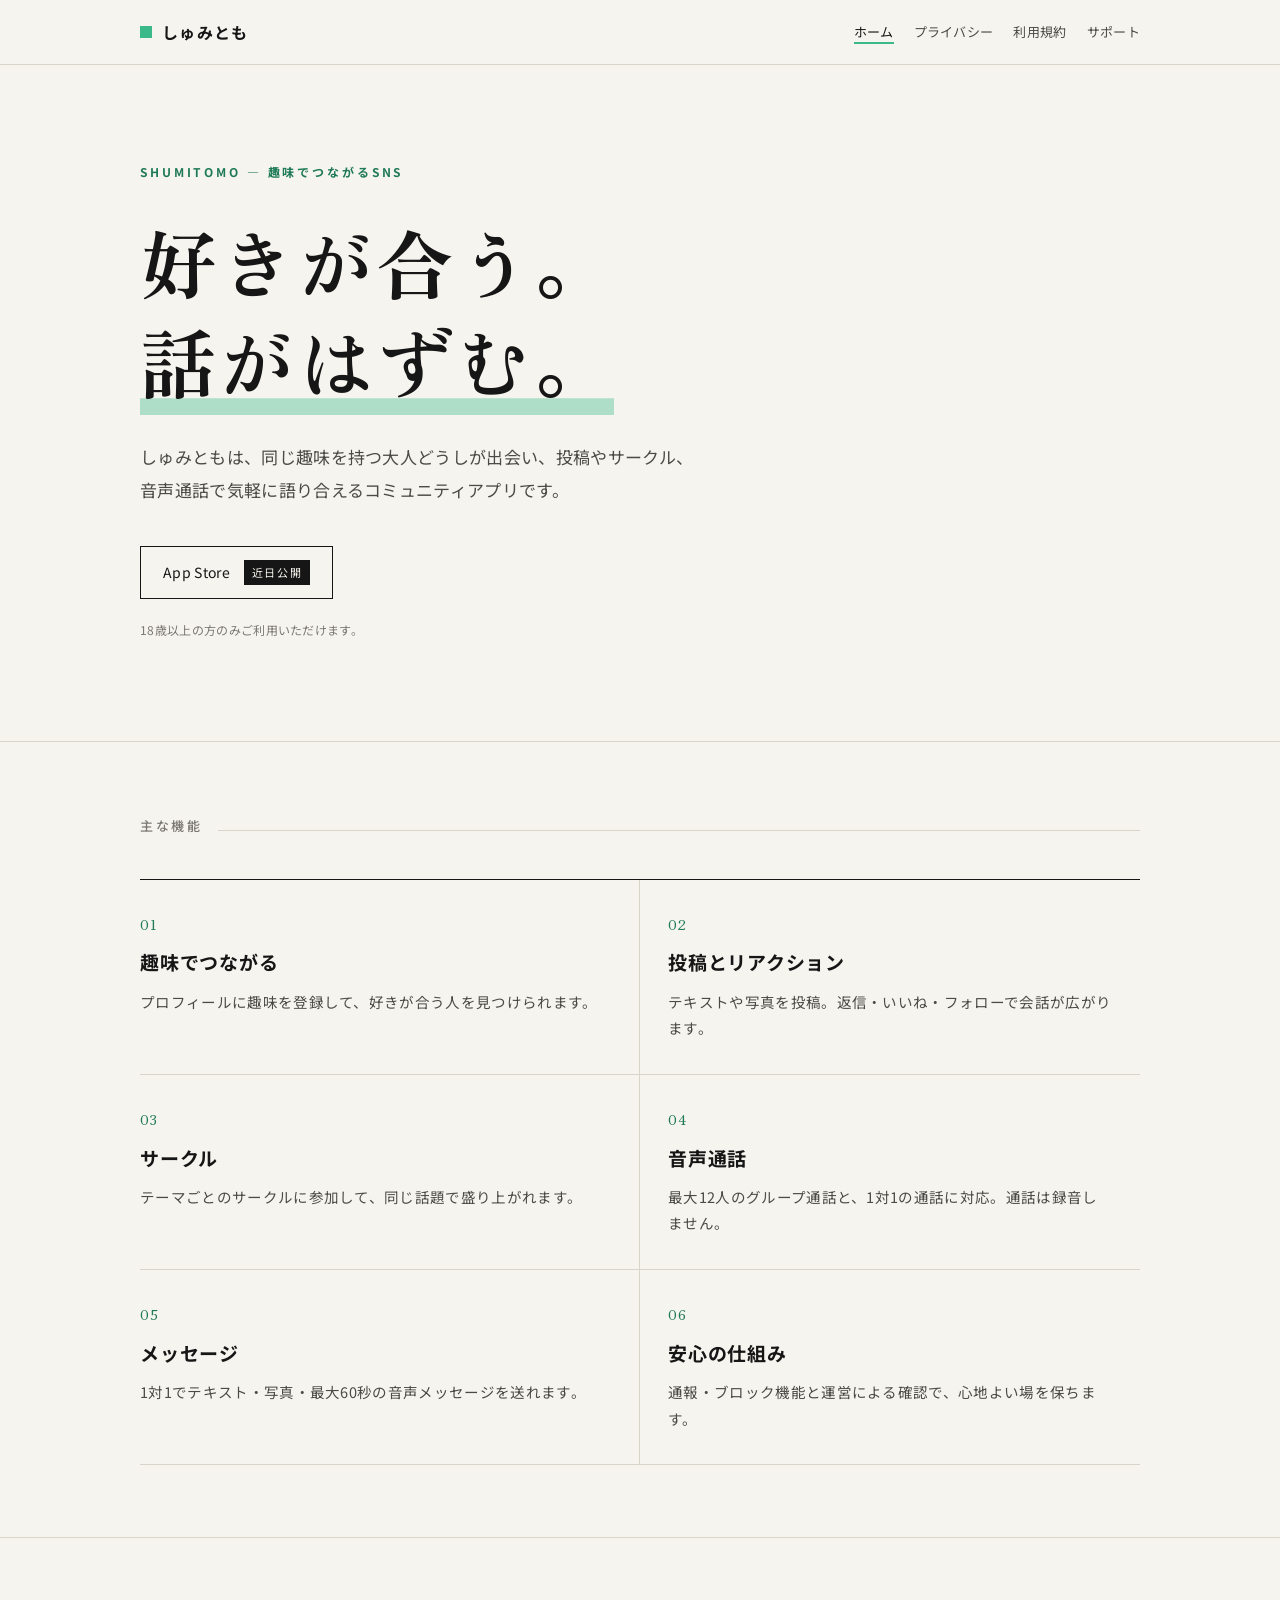
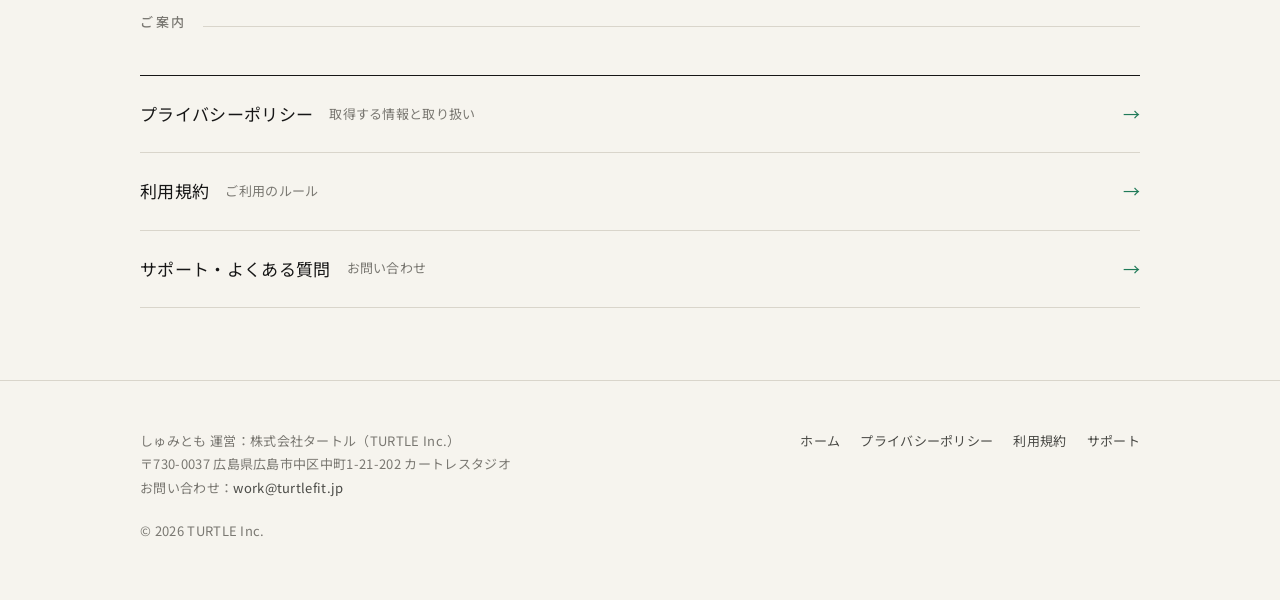
<file: index.html>
<!doctype html>
<html lang="ja">
<head>
<meta charset="utf-8">
<meta name="viewport" content="width=device-width,initial-scale=1">
<title>しゅみとも｜趣味でつながるSNS</title>
<meta name="description" content="しゅみともは、同じ趣味を持つ18歳以上の大人が投稿・サークル・音声通話でつながるコミュニティアプリです。">
<link rel="preconnect" href="https://fonts.googleapis.com">
<link rel="preconnect" href="https://fonts.gstatic.com" crossorigin>
<link href="https://fonts.googleapis.com/css2?family=Noto+Sans+JP:wght@400;500;700&family=Zen+Old+Mincho:wght@700&display=swap" rel="stylesheet">
<link rel="stylesheet" href="styles.css">
</head>
<body>
<header class="site-header">
  <div class="wrap">
    <a class="brand" href="index.html"><span class="brand-mark" aria-hidden="true"></span>しゅみとも</a>
    <nav class="nav" aria-label="サイト内">
      <a href="index.html" class="hide-sm" aria-current="page">ホーム</a>
      <a href="privacy.html">プライバシー</a>
      <a href="terms.html">利用規約</a>
      <a href="support.html">サポート</a>
    </nav>
  </div>
</header>
<main>
<section class="hero">
  <div class="wrap">
    <p class="eyebrow">SHUMITOMO — 趣味でつながるSNS</p>
    <h1>好きが合う。<br><em>話がはずむ。</em></h1>
    <p class="lead">しゅみともは、同じ趣味を持つ大人どうしが出会い、投稿やサークル、音声通話で気軽に語り合えるコミュニティアプリです。</p>
    <span class="store" aria-label="App Storeで近日公開">App Store <small>近日公開</small></span>
    <p class="note-18">18歳以上の方のみご利用いただけます。</p>
  </div>
</section>

<section class="section">
  <div class="wrap">
    <h2 class="section-title">主な機能</h2>
    <ul class="features">
      <li><span class="num">01</span><h3>趣味でつながる</h3><p>プロフィールに趣味を登録して、好きが合う人を見つけられます。</p></li>
      <li><span class="num">02</span><h3>投稿とリアクション</h3><p>テキストや写真を投稿。返信・いいね・フォローで会話が広がります。</p></li>
      <li><span class="num">03</span><h3>サークル</h3><p>テーマごとのサークルに参加して、同じ話題で盛り上がれます。</p></li>
      <li><span class="num">04</span><h3>音声通話</h3><p>最大12人のグループ通話と、1対1の通話に対応。通話は録音しません。</p></li>
      <li><span class="num">05</span><h3>メッセージ</h3><p>1対1でテキスト・写真・最大60秒の音声メッセージを送れます。</p></li>
      <li><span class="num">06</span><h3>安心の仕組み</h3><p>通報・ブロック機能と運営による確認で、心地よい場を保ちます。</p></li>
    </ul>
  </div>
</section>

<section class="section">
  <div class="wrap">
    <h2 class="section-title">ご案内</h2>
    <ul class="links">
      <li><a href="privacy.html">プライバシーポリシー <span>取得する情報と取り扱い</span></a></li>
      <li><a href="terms.html">利用規約 <span>ご利用のルール</span></a></li>
      <li><a href="support.html">サポート・よくある質問 <span>お問い合わせ</span></a></li>
    </ul>
  </div>
</section>
</main>
<footer class="site-footer">
  <div class="wrap">
    <address>
      しゅみとも 運営：株式会社タートル（TURTLE Inc.）<br>
      〒730-0037 広島県広島市中区中町1-21-202 カートレスタジオ<br>
      お問い合わせ：<a href="mailto:work@turtlefit.jp">work@turtlefit.jp</a>
    </address>
    <nav aria-label="フッター">
      <a href="index.html">ホーム</a>
      <a href="privacy.html">プライバシーポリシー</a>
      <a href="terms.html">利用規約</a>
      <a href="support.html">サポート</a>
    </nav>
  </div>
  <div class="wrap" style="margin-top:20px">&copy; 2026 TURTLE Inc.</div>
</footer>
</body>
</html>
</file>
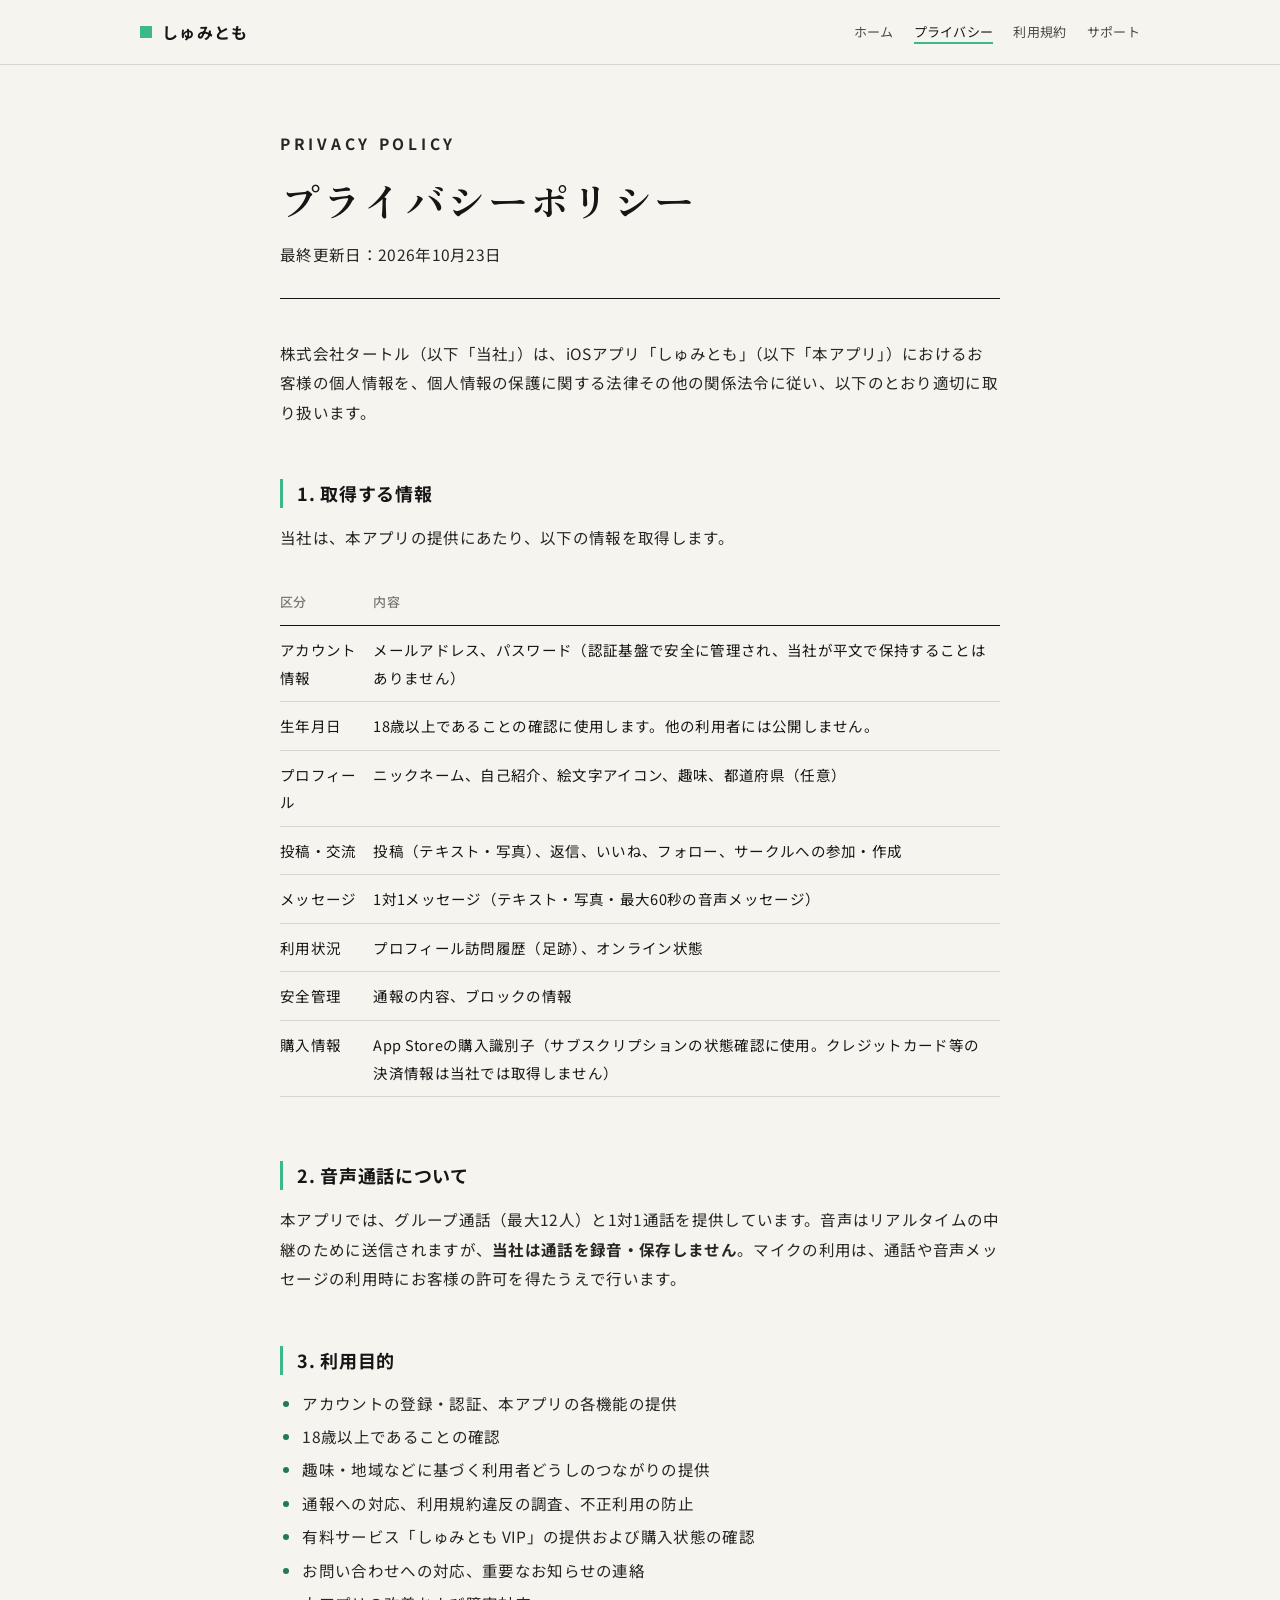
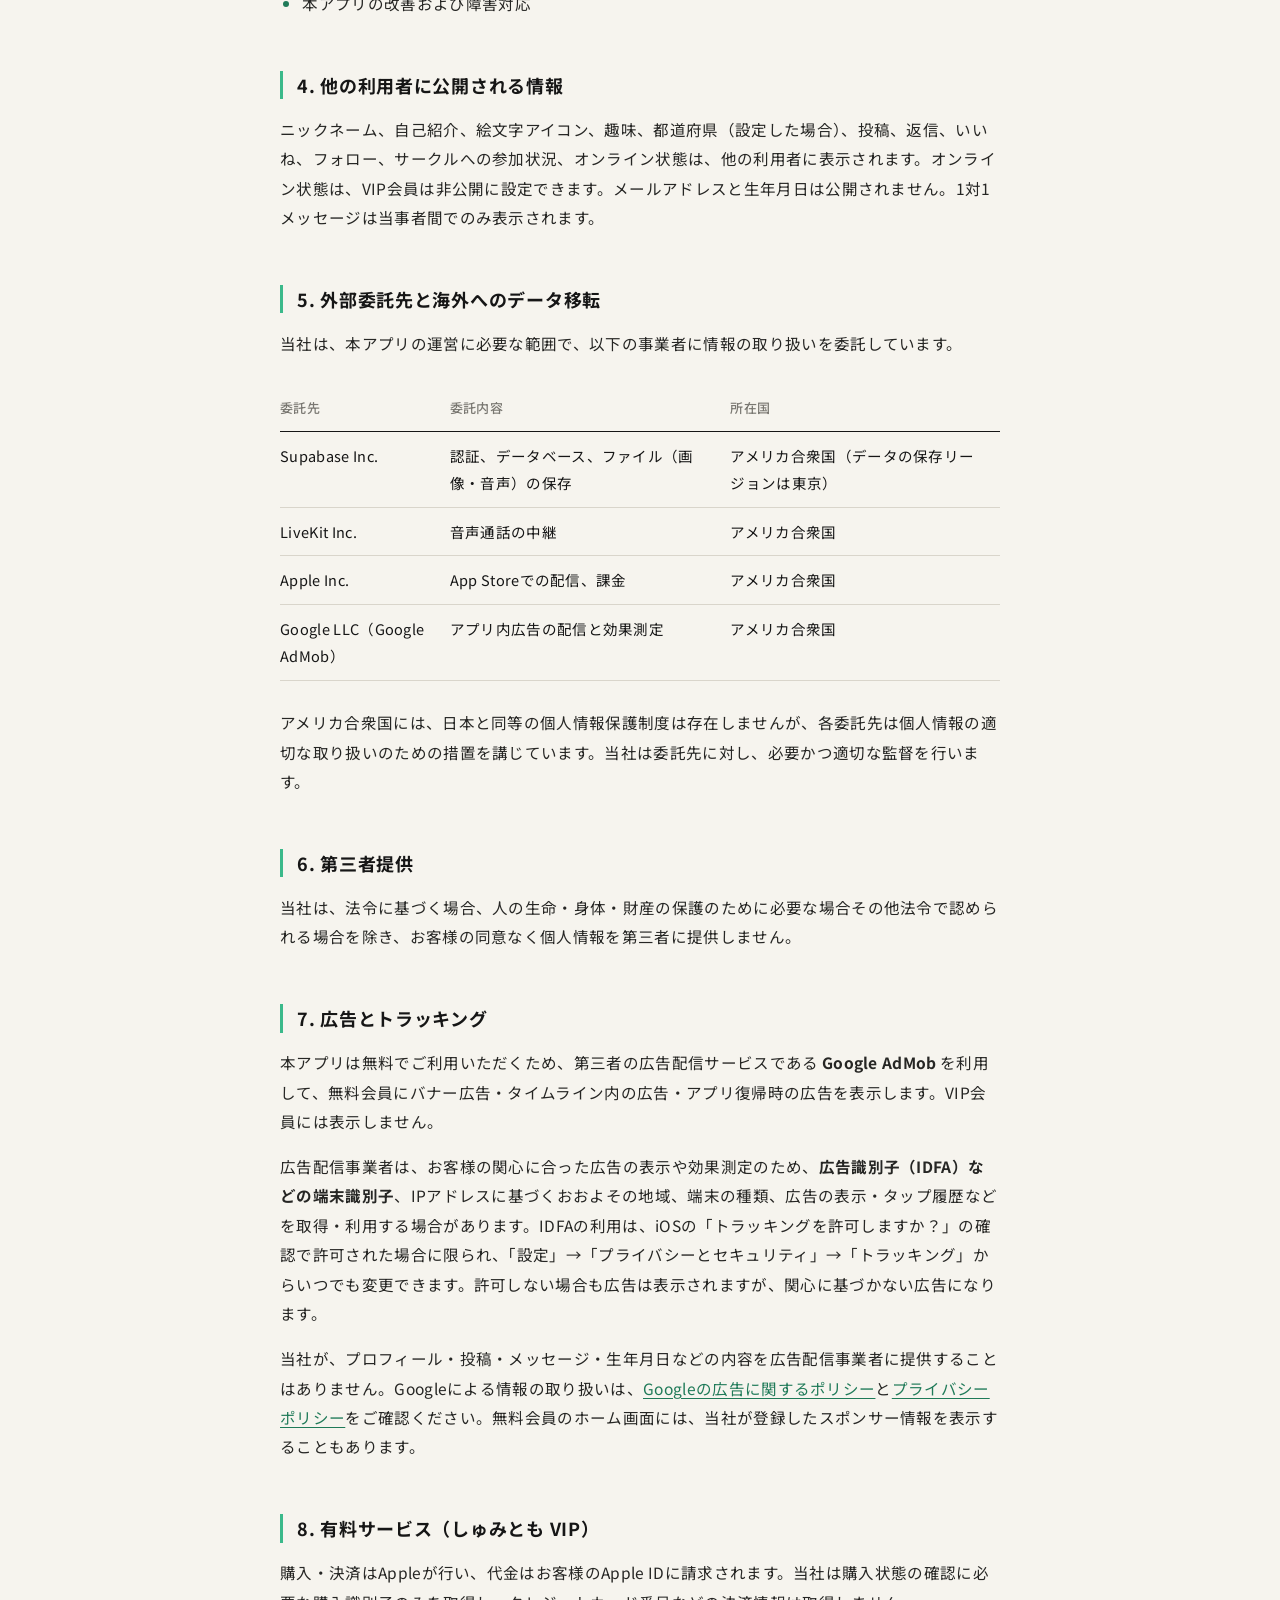
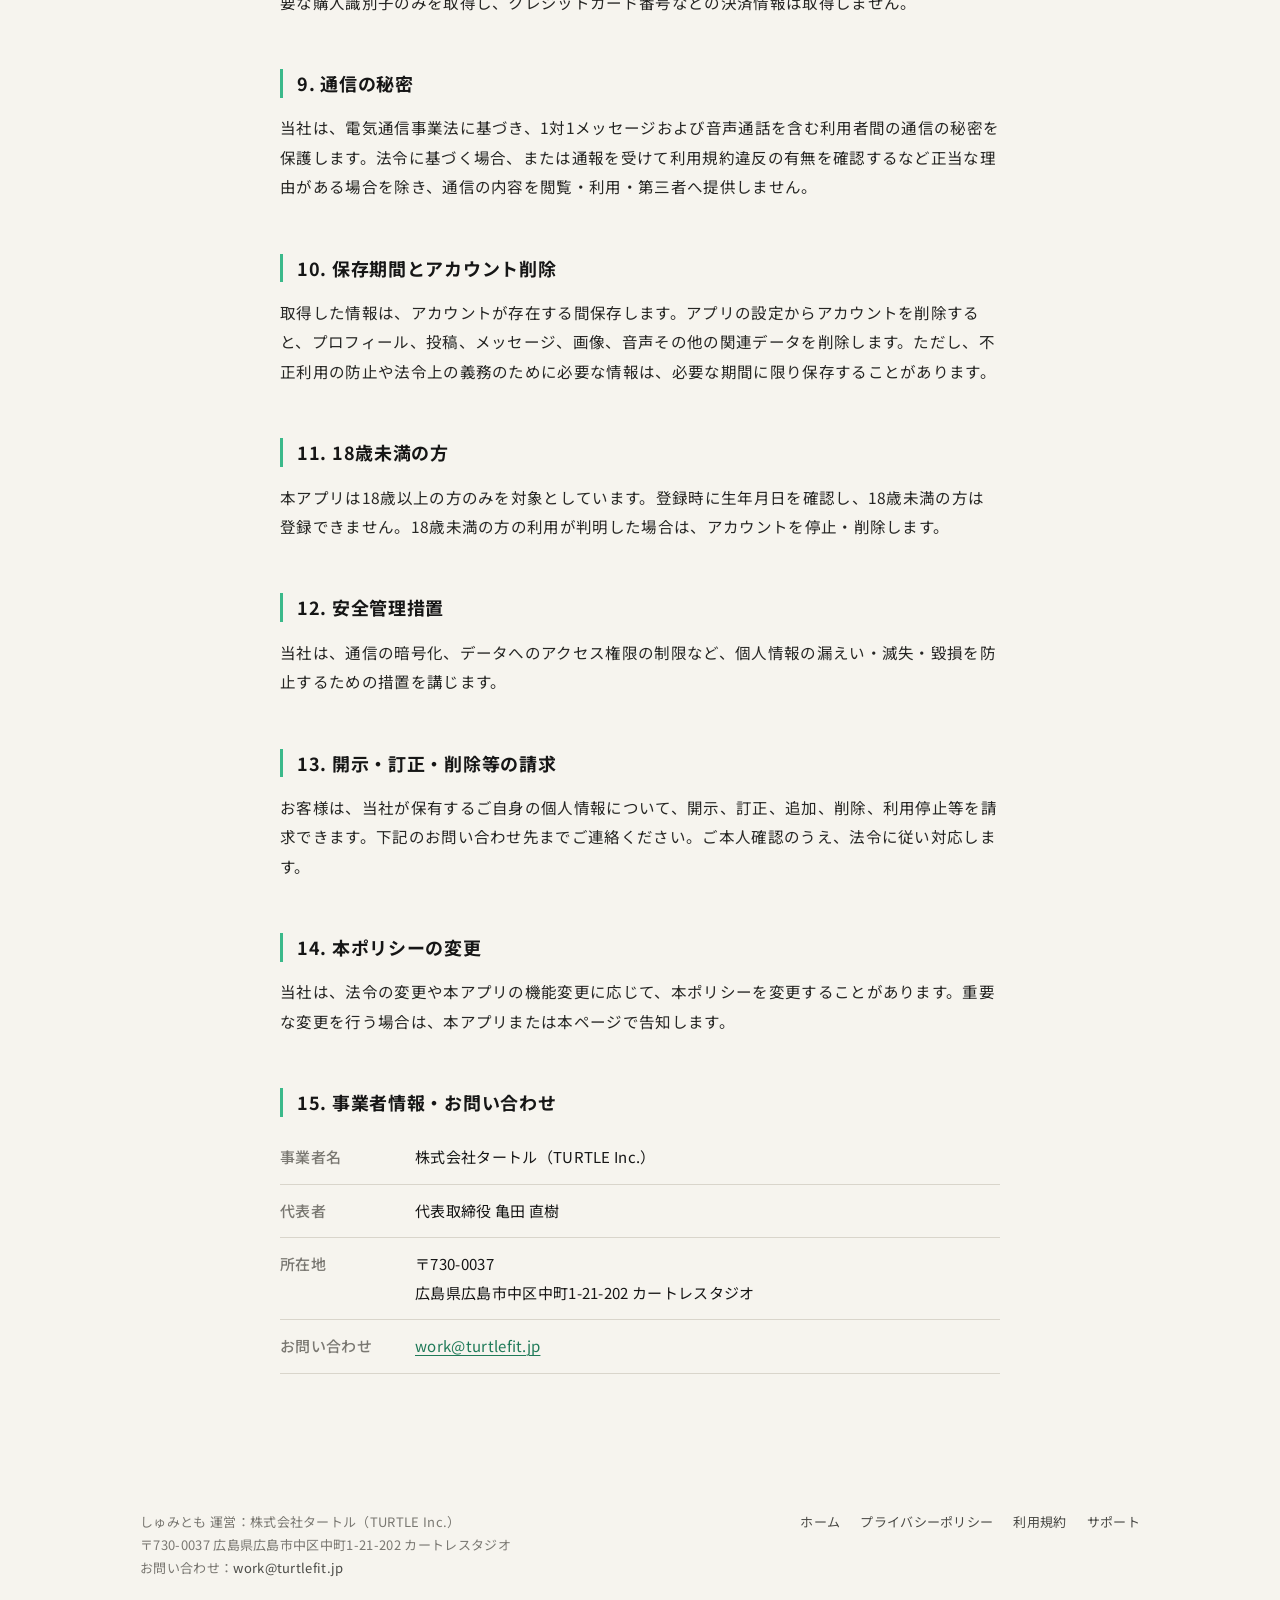
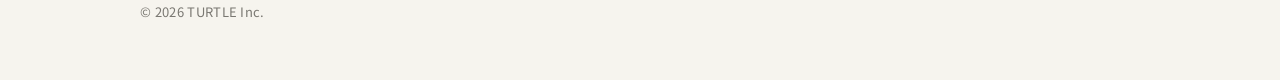
<file: privacy.html>
<!doctype html>
<html lang="ja">
<head>
<meta charset="utf-8">
<meta name="viewport" content="width=device-width,initial-scale=1">
<title>プライバシーポリシー｜しゅみとも</title>
<meta name="description" content="「しゅみとも」のプライバシーポリシー。取得する情報、利用目的、外部委託先、データ削除について。">
<link rel="preconnect" href="https://fonts.googleapis.com">
<link rel="preconnect" href="https://fonts.gstatic.com" crossorigin>
<link href="https://fonts.googleapis.com/css2?family=Noto+Sans+JP:wght@400;500;700&family=Zen+Old+Mincho:wght@700&display=swap" rel="stylesheet">
<link rel="stylesheet" href="styles.css">
</head>
<body>
<header class="site-header">
  <div class="wrap">
    <a class="brand" href="index.html"><span class="brand-mark" aria-hidden="true"></span>しゅみとも</a>
    <nav class="nav" aria-label="サイト内">
      <a href="index.html" class="hide-sm">ホーム</a>
      <a href="privacy.html" aria-current="page">プライバシー</a>
      <a href="terms.html">利用規約</a>
      <a href="support.html">サポート</a>
    </nav>
  </div>
</header>
<main class="doc">
<div class="wrap">
  <div class="doc-head">
    <p class="eyebrow">PRIVACY POLICY</p>
    <h1>プライバシーポリシー</h1>
    <p class="updated">最終更新日：2026年10月23日</p>
  </div>

  <p>株式会社タートル（以下「当社」）は、iOSアプリ「しゅみとも」（以下「本アプリ」）におけるお客様の個人情報を、個人情報の保護に関する法律その他の関係法令に従い、以下のとおり適切に取り扱います。</p>

  <h2>1. 取得する情報</h2>
  <p>当社は、本アプリの提供にあたり、以下の情報を取得します。</p>
  <div class="table-scroll">
  <table class="grid">
    <thead><tr><th>区分</th><th>内容</th></tr></thead>
    <tbody>
      <tr><td>アカウント情報</td><td>メールアドレス、パスワード（認証基盤で安全に管理され、当社が平文で保持することはありません）</td></tr>
      <tr><td>生年月日</td><td>18歳以上であることの確認に使用します。他の利用者には公開しません。</td></tr>
      <tr><td>プロフィール</td><td>ニックネーム、自己紹介、絵文字アイコン、趣味、都道府県（任意）</td></tr>
      <tr><td>投稿・交流</td><td>投稿（テキスト・写真）、返信、いいね、フォロー、サークルへの参加・作成</td></tr>
      <tr><td>メッセージ</td><td>1対1メッセージ（テキスト・写真・最大60秒の音声メッセージ）</td></tr>
      <tr><td>利用状況</td><td>プロフィール訪問履歴（足跡）、オンライン状態</td></tr>
      <tr><td>安全管理</td><td>通報の内容、ブロックの情報</td></tr>
      <tr><td>購入情報</td><td>App Storeの購入識別子（サブスクリプションの状態確認に使用。クレジットカード等の決済情報は当社では取得しません）</td></tr>
    </tbody>
  </table>
  </div>

  <h2>2. 音声通話について</h2>
  <p>本アプリでは、グループ通話（最大12人）と1対1通話を提供しています。音声はリアルタイムの中継のために送信されますが、<strong>当社は通話を録音・保存しません</strong>。マイクの利用は、通話や音声メッセージの利用時にお客様の許可を得たうえで行います。</p>

  <h2>3. 利用目的</h2>
  <ul>
    <li>アカウントの登録・認証、本アプリの各機能の提供</li>
    <li>18歳以上であることの確認</li>
    <li>趣味・地域などに基づく利用者どうしのつながりの提供</li>
    <li>通報への対応、利用規約違反の調査、不正利用の防止</li>
    <li>有料サービス「しゅみとも VIP」の提供および購入状態の確認</li>
    <li>お問い合わせへの対応、重要なお知らせの連絡</li>
    <li>本アプリの改善および障害対応</li>
  </ul>

  <h2>4. 他の利用者に公開される情報</h2>
  <p>ニックネーム、自己紹介、絵文字アイコン、趣味、都道府県（設定した場合）、投稿、返信、いいね、フォロー、サークルへの参加状況、オンライン状態は、他の利用者に表示されます。オンライン状態は、VIP会員は非公開に設定できます。メールアドレスと生年月日は公開されません。1対1メッセージは当事者間でのみ表示されます。</p>

  <h2>5. 外部委託先と海外へのデータ移転</h2>
  <p>当社は、本アプリの運営に必要な範囲で、以下の事業者に情報の取り扱いを委託しています。</p>
  <div class="table-scroll">
  <table class="grid">
    <thead><tr><th>委託先</th><th>委託内容</th><th>所在国</th></tr></thead>
    <tbody>
      <tr><td>Supabase Inc.</td><td>認証、データベース、ファイル（画像・音声）の保存</td><td>アメリカ合衆国（データの保存リージョンは東京）</td></tr>
      <tr><td>LiveKit Inc.</td><td>音声通話の中継</td><td>アメリカ合衆国</td></tr>
      <tr><td>Apple Inc.</td><td>App Storeでの配信、課金</td><td>アメリカ合衆国</td></tr>
      <tr><td>Google LLC（Google AdMob）</td><td>アプリ内広告の配信と効果測定</td><td>アメリカ合衆国</td></tr>
    </tbody>
  </table>
  </div>
  <p>アメリカ合衆国には、日本と同等の個人情報保護制度は存在しませんが、各委託先は個人情報の適切な取り扱いのための措置を講じています。当社は委託先に対し、必要かつ適切な監督を行います。</p>

  <h2>6. 第三者提供</h2>
  <p>当社は、法令に基づく場合、人の生命・身体・財産の保護のために必要な場合その他法令で認められる場合を除き、お客様の同意なく個人情報を第三者に提供しません。</p>

  <h2>7. 広告とトラッキング</h2>
  <p>本アプリは無料でご利用いただくため、第三者の広告配信サービスである <strong>Google AdMob</strong> を利用して、無料会員にバナー広告・タイムライン内の広告・アプリ復帰時の広告を表示します。VIP会員には表示しません。</p>
  <p>広告配信事業者は、お客様の関心に合った広告の表示や効果測定のため、<strong>広告識別子（IDFA）などの端末識別子</strong>、IPアドレスに基づくおおよその地域、端末の種類、広告の表示・タップ履歴などを取得・利用する場合があります。IDFAの利用は、iOSの「トラッキングを許可しますか？」の確認で許可された場合に限られ、「設定」→「プライバシーとセキュリティ」→「トラッキング」からいつでも変更できます。許可しない場合も広告は表示されますが、関心に基づかない広告になります。</p>
  <p>当社が、プロフィール・投稿・メッセージ・生年月日などの内容を広告配信事業者に提供することはありません。Googleによる情報の取り扱いは、<a href="https://policies.google.com/technologies/ads">Googleの広告に関するポリシー</a>と<a href="https://policies.google.com/privacy">プライバシーポリシー</a>をご確認ください。無料会員のホーム画面には、当社が登録したスポンサー情報を表示することもあります。</p>

  <h2>8. 有料サービス（しゅみとも VIP）</h2>
  <p>購入・決済はAppleが行い、代金はお客様のApple IDに請求されます。当社は購入状態の確認に必要な購入識別子のみを取得し、クレジットカード番号などの決済情報は取得しません。</p>

  <h2>9. 通信の秘密</h2>
  <p>当社は、電気通信事業法に基づき、1対1メッセージおよび音声通話を含む利用者間の通信の秘密を保護します。法令に基づく場合、または通報を受けて利用規約違反の有無を確認するなど正当な理由がある場合を除き、通信の内容を閲覧・利用・第三者へ提供しません。</p>

  <h2>10. 保存期間とアカウント削除</h2>
  <p>取得した情報は、アカウントが存在する間保存します。アプリの設定からアカウントを削除すると、プロフィール、投稿、メッセージ、画像、音声その他の関連データを削除します。ただし、不正利用の防止や法令上の義務のために必要な情報は、必要な期間に限り保存することがあります。</p>

  <h2>11. 18歳未満の方</h2>
  <p>本アプリは18歳以上の方のみを対象としています。登録時に生年月日を確認し、18歳未満の方は登録できません。18歳未満の方の利用が判明した場合は、アカウントを停止・削除します。</p>

  <h2>12. 安全管理措置</h2>
  <p>当社は、通信の暗号化、データへのアクセス権限の制限など、個人情報の漏えい・滅失・毀損を防止するための措置を講じます。</p>

  <h2>13. 開示・訂正・削除等の請求</h2>
  <p>お客様は、当社が保有するご自身の個人情報について、開示、訂正、追加、削除、利用停止等を請求できます。下記のお問い合わせ先までご連絡ください。ご本人確認のうえ、法令に従い対応します。</p>

  <h2>14. 本ポリシーの変更</h2>
  <p>当社は、法令の変更や本アプリの機能変更に応じて、本ポリシーを変更することがあります。重要な変更を行う場合は、本アプリまたは本ページで告知します。</p>

  <h2>15. 事業者情報・お問い合わせ</h2>
  <table class="info">
    <tr><th>事業者名</th><td>株式会社タートル（TURTLE Inc.）</td></tr>
    <tr><th>代表者</th><td>代表取締役 亀田 直樹</td></tr>
    <tr><th>所在地</th><td>〒730-0037<br>広島県広島市中区中町1-21-202 カートレスタジオ</td></tr>
    <tr><th>お問い合わせ</th><td><a href="mailto:work@turtlefit.jp">work@turtlefit.jp</a></td></tr>
  </table>
</div>
</main>
<footer class="site-footer">
  <div class="wrap">
    <address>
      しゅみとも 運営：株式会社タートル（TURTLE Inc.）<br>
      〒730-0037 広島県広島市中区中町1-21-202 カートレスタジオ<br>
      お問い合わせ：<a href="mailto:work@turtlefit.jp">work@turtlefit.jp</a>
    </address>
    <nav aria-label="フッター">
      <a href="index.html">ホーム</a>
      <a href="privacy.html">プライバシーポリシー</a>
      <a href="terms.html">利用規約</a>
      <a href="support.html">サポート</a>
    </nav>
  </div>
  <div class="wrap" style="margin-top:20px">&copy; 2026 TURTLE Inc.</div>
</footer>
</body>
</html>
</file>
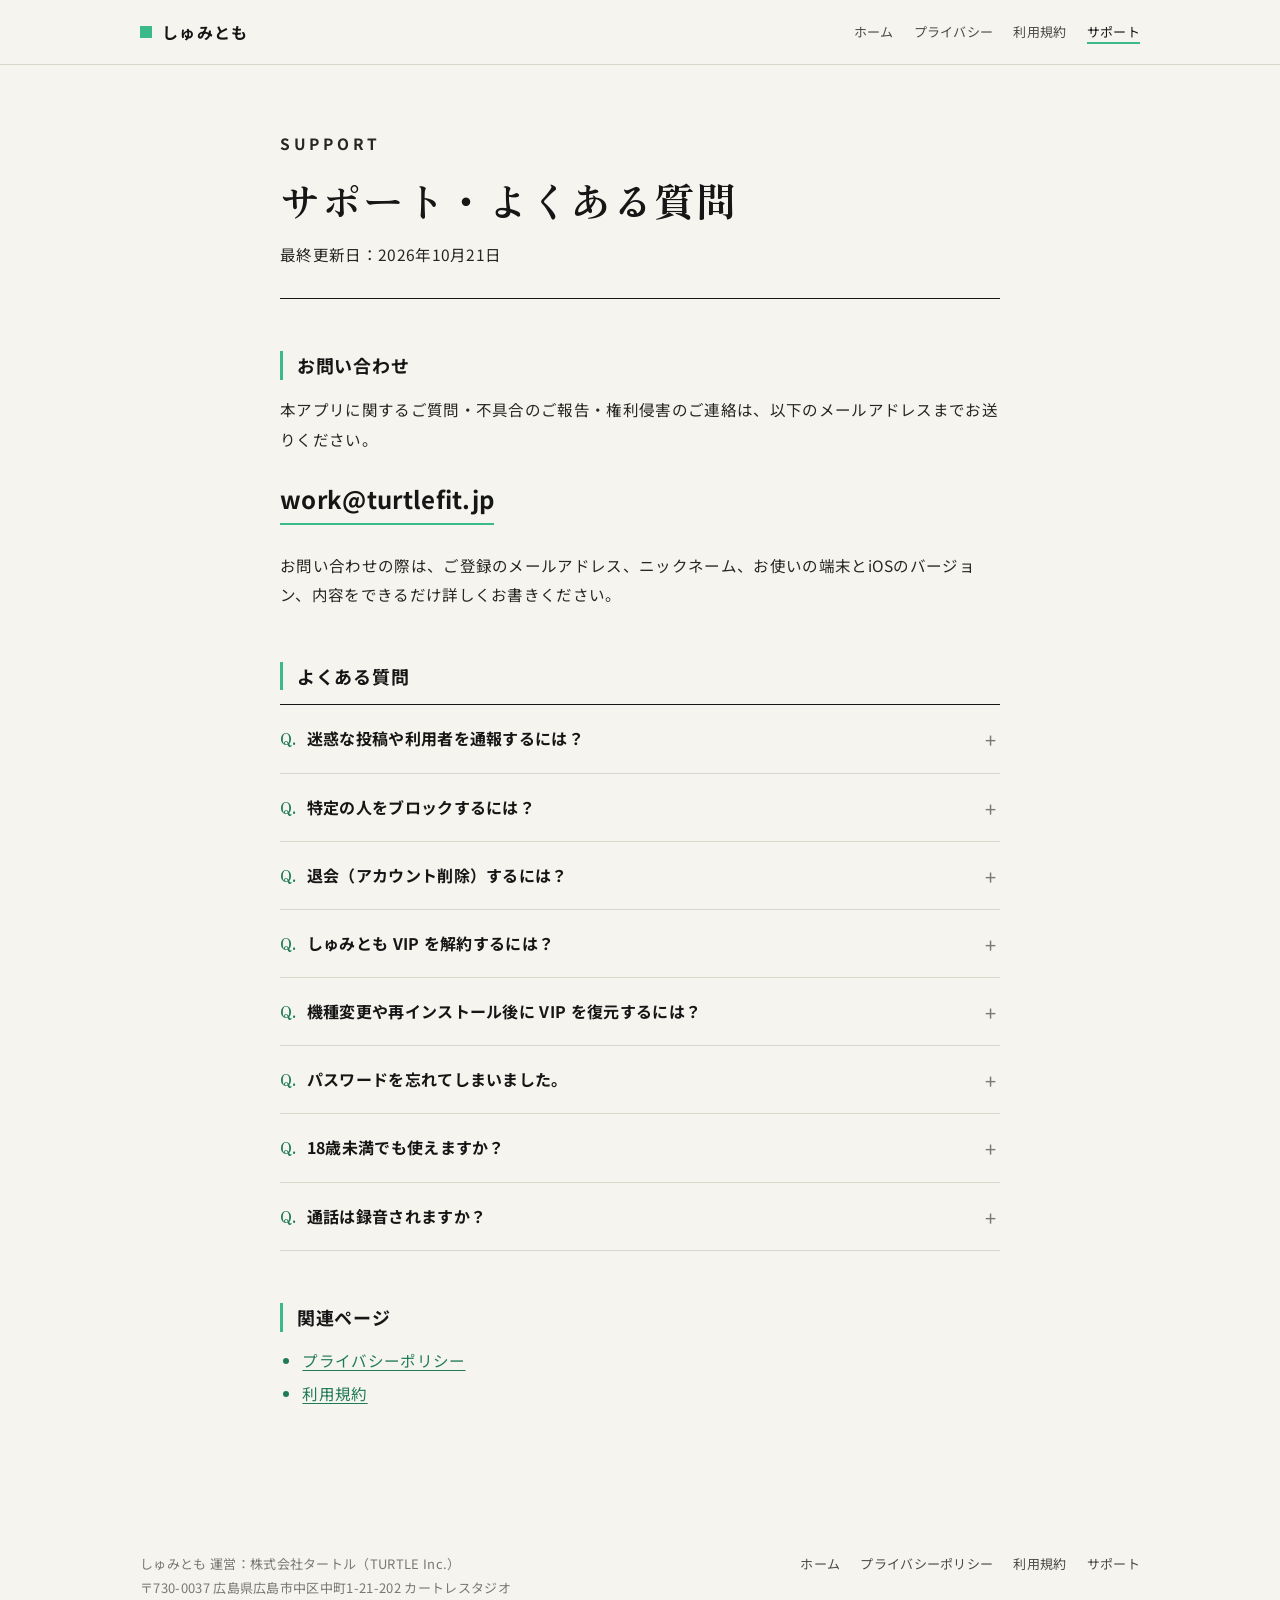
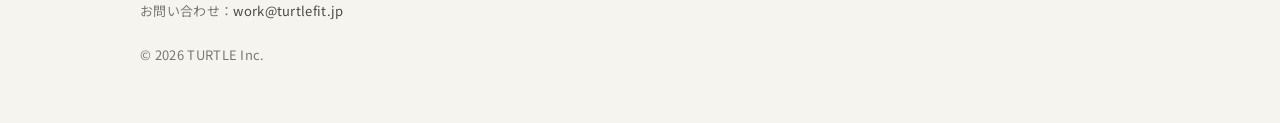
<file: support.html>
<!doctype html>
<html lang="ja">
<head>
<meta charset="utf-8">
<meta name="viewport" content="width=device-width,initial-scale=1">
<title>サポート｜しゅみとも</title>
<meta name="description" content="「しゅみとも」のお問い合わせ先とよくある質問。通報・ブロック、退会、VIPの解約・復元について。">
<link rel="preconnect" href="https://fonts.googleapis.com">
<link rel="preconnect" href="https://fonts.gstatic.com" crossorigin>
<link href="https://fonts.googleapis.com/css2?family=Noto+Sans+JP:wght@400;500;700&family=Zen+Old+Mincho:wght@700&display=swap" rel="stylesheet">
<link rel="stylesheet" href="styles.css">
</head>
<body>
<header class="site-header">
  <div class="wrap">
    <a class="brand" href="index.html"><span class="brand-mark" aria-hidden="true"></span>しゅみとも</a>
    <nav class="nav" aria-label="サイト内">
      <a href="index.html" class="hide-sm">ホーム</a>
      <a href="privacy.html">プライバシー</a>
      <a href="terms.html">利用規約</a>
      <a href="support.html" aria-current="page">サポート</a>
    </nav>
  </div>
</header>
<main class="doc">
<div class="wrap">
  <div class="doc-head">
    <p class="eyebrow">SUPPORT</p>
    <h1>サポート・よくある質問</h1>
    <p class="updated">最終更新日：2026年10月21日</p>
  </div>

  <h2>お問い合わせ</h2>
  <p>本アプリに関するご質問・不具合のご報告・権利侵害のご連絡は、以下のメールアドレスまでお送りください。</p>
  <a class="mail" href="mailto:work@turtlefit.jp?subject=%E3%81%97%E3%82%85%E3%81%BF%E3%81%A8%E3%82%82%20%E3%81%8A%E5%95%8F%E3%81%84%E5%90%88%E3%82%8F%E3%81%9B">work@turtlefit.jp</a>
  <p>お問い合わせの際は、ご登録のメールアドレス、ニックネーム、お使いの端末とiOSのバージョン、内容をできるだけ詳しくお書きください。</p>

  <h2>よくある質問</h2>
  <div class="faq">
    <details>
      <summary>迷惑な投稿や利用者を通報するには？</summary>
      <div class="a">
        <p>投稿・メッセージ・プロフィールにあるメニューから「通報」を選び、理由を選んで送信してください。運営が24時間以内を目安に内容を確認し、規約違反があればコンテンツの削除や利用停止を行います。</p>
      </div>
    </details>
    <details>
      <summary>特定の人をブロックするには？</summary>
      <div class="a">
        <p>相手のプロフィールなどにあるメニューから「ブロック」を選んでください。ブロックした相手とはメッセージや通話ができなくなります。</p>
      </div>
    </details>
    <details>
      <summary>退会（アカウント削除）するには？</summary>
      <div class="a">
        <p>アプリの「設定」から「アカウント削除」を選んでください。削除すると、プロフィール、投稿、メッセージ、画像、音声などの関連データが削除され、元に戻すことはできません。</p>
        <p>VIPをご利用中の場合、アカウントを削除してもサブスクリプションは自動的には解約されません。下記の手順で解約してください。</p>
      </div>
    </details>
    <details>
      <summary>しゅみとも VIP を解約するには？</summary>
      <div class="a">
        <p>iPhoneの「設定」→「Apple ID（お客様の名前）」→「サブスクリプション」→「しゅみとも」から解約できます。現在の期間が終了する24時間以上前に解約しない限り、自動で更新されます。解約後も、期間の終了まではVIPの特典をご利用いただけます。</p>
      </div>
    </details>
    <details>
      <summary>機種変更や再インストール後に VIP を復元するには？</summary>
      <div class="a">
        <p>購入時と同じApple IDでサインインした状態でアプリを開き、VIPの画面にある「購入を復元」をタップしてください。復元できない場合は、お問い合わせ先までご連絡ください。</p>
      </div>
    </details>
    <details>
      <summary>パスワードを忘れてしまいました。</summary>
      <div class="a">
        <p>ご登録のメールアドレスから <a href="mailto:work@turtlefit.jp">work@turtlefit.jp</a> へ、パスワードを忘れた旨をご連絡ください。ご本人確認のうえ、再設定のご案内をお送りします。</p>
      </div>
    </details>
    <details>
      <summary>18歳未満でも使えますか？</summary>
      <div class="a">
        <p>ご利用いただけません。しゅみともは18歳以上の方のみを対象としており、登録時の生年月日で確認しています。入力した生年月日は他の利用者には公開されません。</p>
      </div>
    </details>
    <details>
      <summary>通話は録音されますか？</summary>
      <div class="a">
        <p>録音されません。音声は通話の中継のためにのみ送信され、運営が保存することはありません。</p>
      </div>
    </details>
  </div>

  <h2>関連ページ</h2>
  <ul>
    <li><a href="privacy.html">プライバシーポリシー</a></li>
    <li><a href="terms.html">利用規約</a></li>
  </ul>
</div>
</main>
<footer class="site-footer">
  <div class="wrap">
    <address>
      しゅみとも 運営：株式会社タートル（TURTLE Inc.）<br>
      〒730-0037 広島県広島市中区中町1-21-202 カートレスタジオ<br>
      お問い合わせ：<a href="mailto:work@turtlefit.jp">work@turtlefit.jp</a>
    </address>
    <nav aria-label="フッター">
      <a href="index.html">ホーム</a>
      <a href="privacy.html">プライバシーポリシー</a>
      <a href="terms.html">利用規約</a>
      <a href="support.html">サポート</a>
    </nav>
  </div>
  <div class="wrap" style="margin-top:20px">&copy; 2026 TURTLE Inc.</div>
</footer>
</body>
</html>
</file>
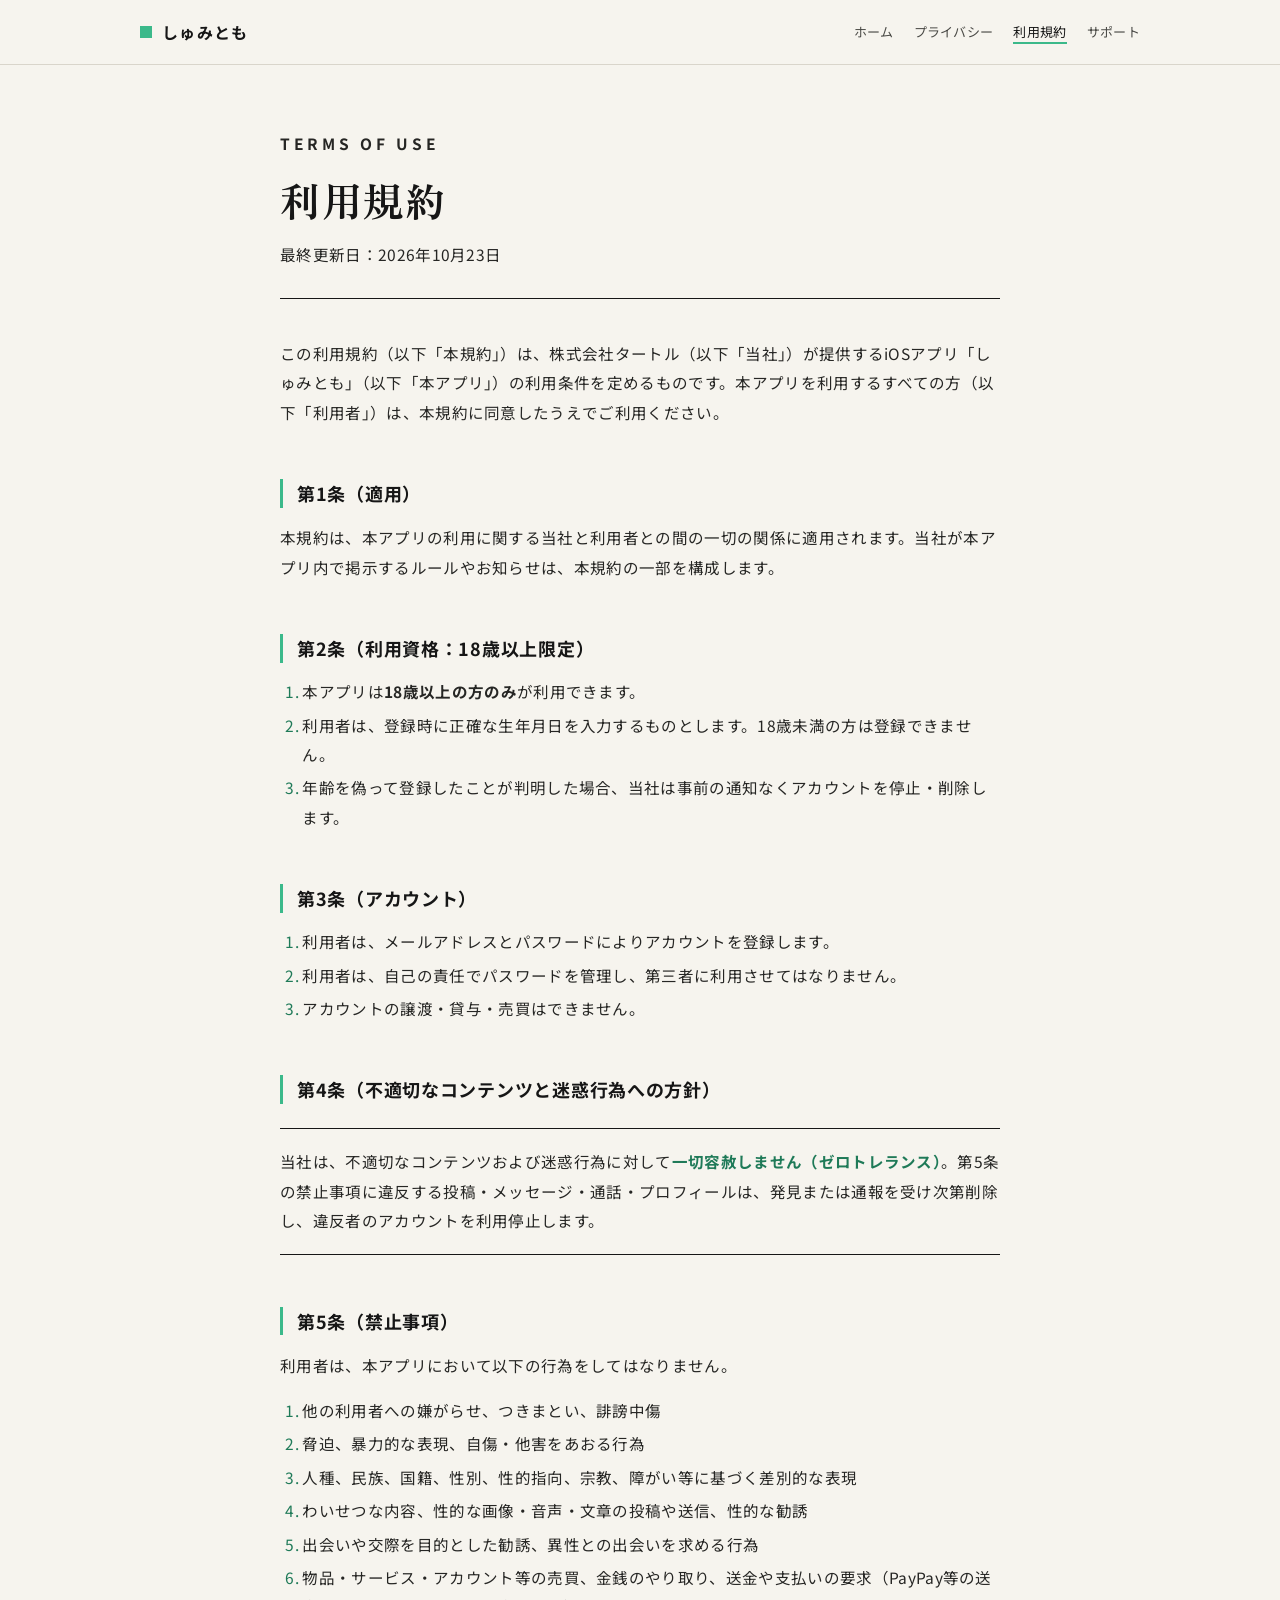
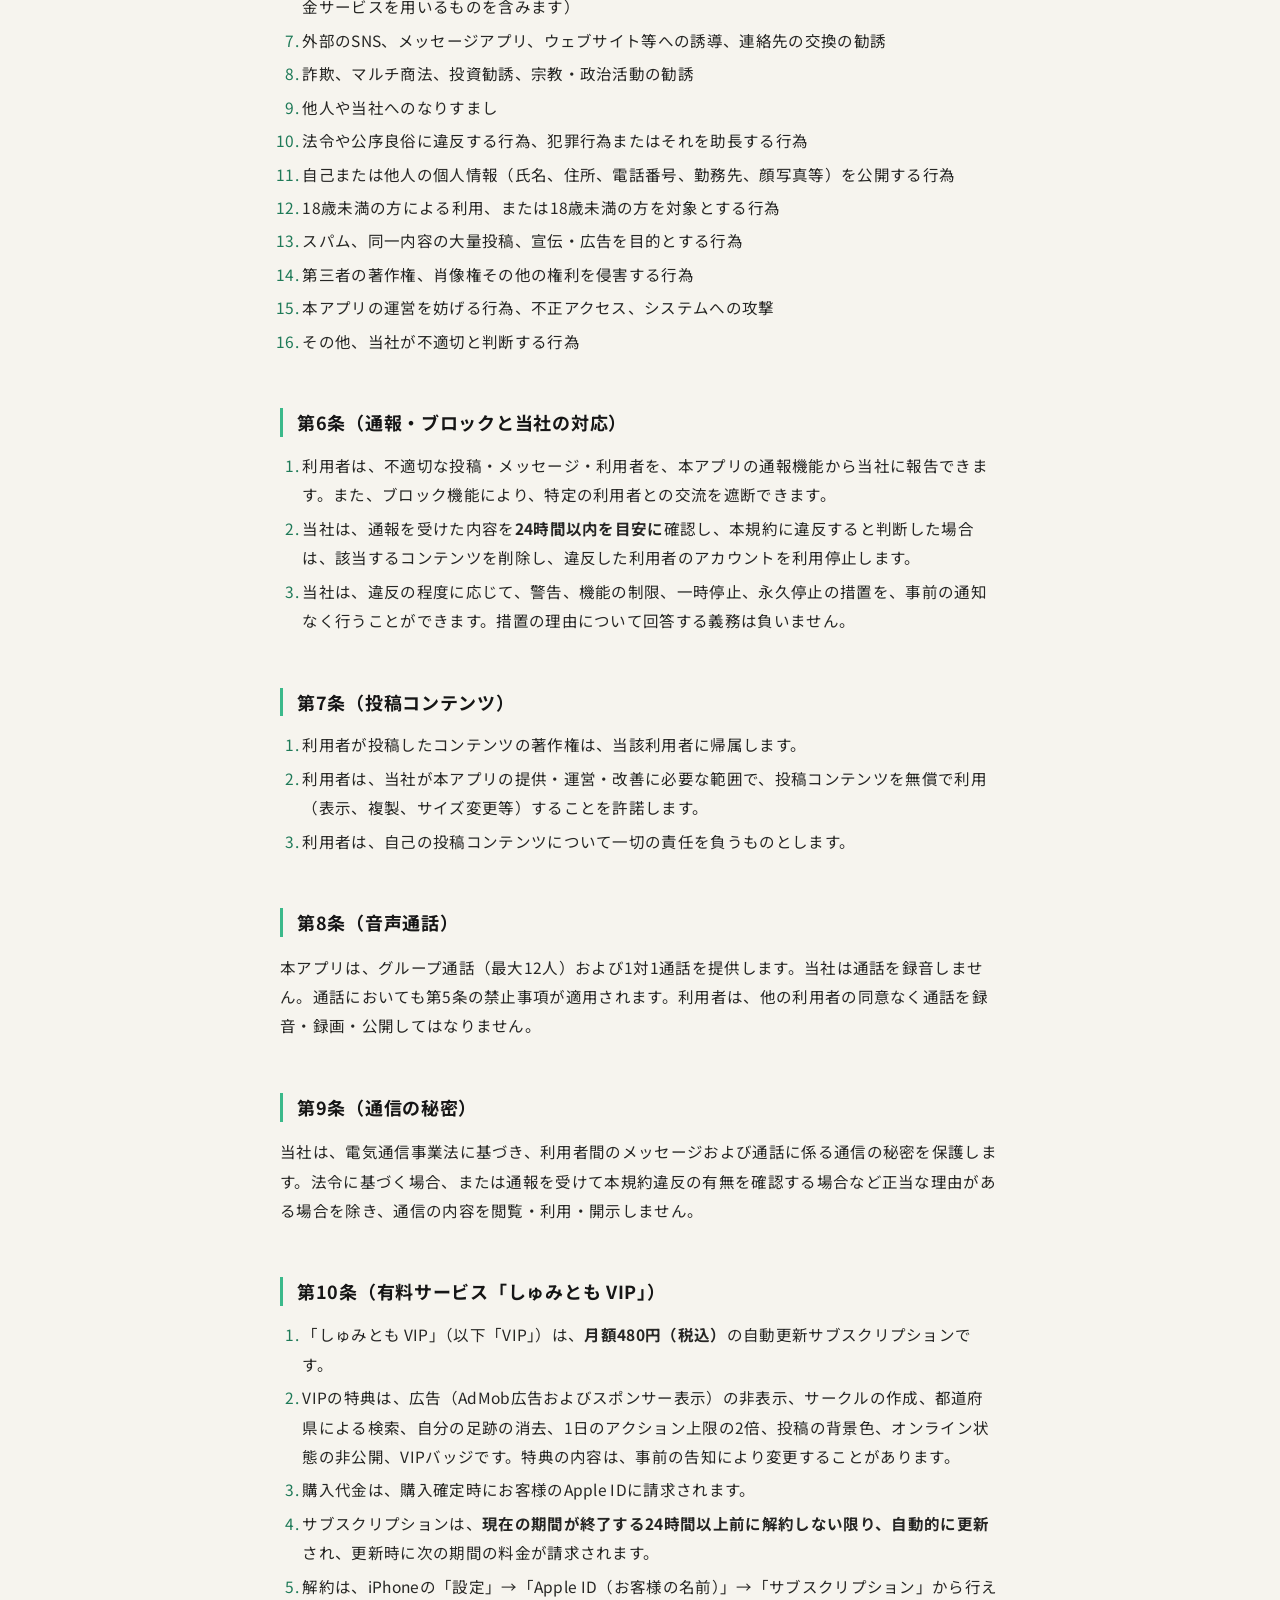
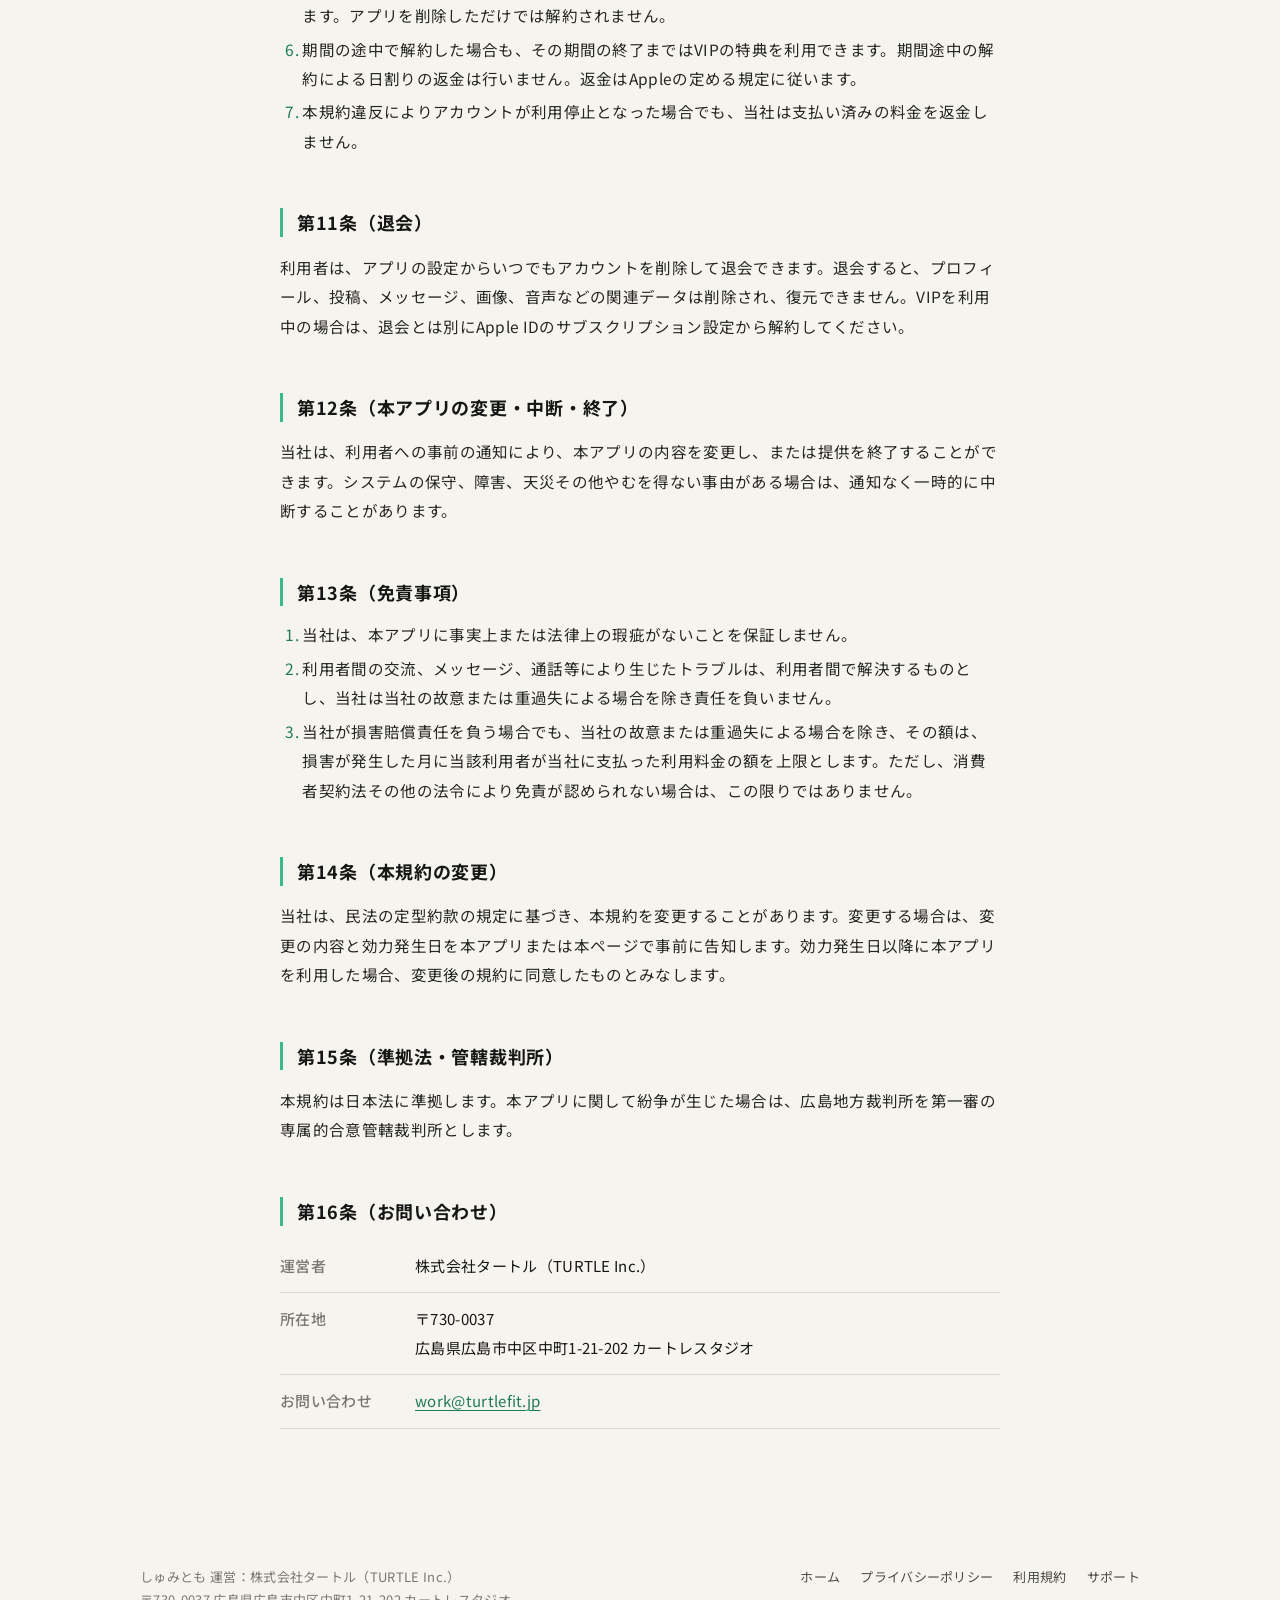
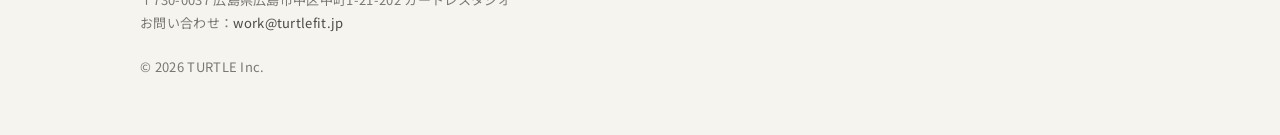
<file: terms.html>
<!doctype html>
<html lang="ja">
<head>
<meta charset="utf-8">
<meta name="viewport" content="width=device-width,initial-scale=1">
<title>利用規約｜しゅみとも</title>
<meta name="description" content="「しゅみとも」の利用規約。18歳以上限定、禁止事項、通報への対応、有料サービスについて。">
<link rel="preconnect" href="https://fonts.googleapis.com">
<link rel="preconnect" href="https://fonts.gstatic.com" crossorigin>
<link href="https://fonts.googleapis.com/css2?family=Noto+Sans+JP:wght@400;500;700&family=Zen+Old+Mincho:wght@700&display=swap" rel="stylesheet">
<link rel="stylesheet" href="styles.css">
</head>
<body>
<header class="site-header">
  <div class="wrap">
    <a class="brand" href="index.html"><span class="brand-mark" aria-hidden="true"></span>しゅみとも</a>
    <nav class="nav" aria-label="サイト内">
      <a href="index.html" class="hide-sm">ホーム</a>
      <a href="privacy.html">プライバシー</a>
      <a href="terms.html" aria-current="page">利用規約</a>
      <a href="support.html">サポート</a>
    </nav>
  </div>
</header>
<main class="doc">
<div class="wrap">
  <div class="doc-head">
    <p class="eyebrow">TERMS OF USE</p>
    <h1>利用規約</h1>
    <p class="updated">最終更新日：2026年10月23日</p>
  </div>

  <p>この利用規約（以下「本規約」）は、株式会社タートル（以下「当社」）が提供するiOSアプリ「しゅみとも」（以下「本アプリ」）の利用条件を定めるものです。本アプリを利用するすべての方（以下「利用者」）は、本規約に同意したうえでご利用ください。</p>

  <h2>第1条（適用）</h2>
  <p>本規約は、本アプリの利用に関する当社と利用者との間の一切の関係に適用されます。当社が本アプリ内で掲示するルールやお知らせは、本規約の一部を構成します。</p>

  <h2>第2条（利用資格：18歳以上限定）</h2>
  <ol>
    <li>本アプリは<strong>18歳以上の方のみ</strong>が利用できます。</li>
    <li>利用者は、登録時に正確な生年月日を入力するものとします。18歳未満の方は登録できません。</li>
    <li>年齢を偽って登録したことが判明した場合、当社は事前の通知なくアカウントを停止・削除します。</li>
  </ol>

  <h2>第3条（アカウント）</h2>
  <ol>
    <li>利用者は、メールアドレスとパスワードによりアカウントを登録します。</li>
    <li>利用者は、自己の責任でパスワードを管理し、第三者に利用させてはなりません。</li>
    <li>アカウントの譲渡・貸与・売買はできません。</li>
  </ol>

  <h2>第4条（不適切なコンテンツと迷惑行為への方針）</h2>
  <div class="callout">
    <p>当社は、不適切なコンテンツおよび迷惑行為に対して<strong>一切容赦しません（ゼロトレランス）</strong>。第5条の禁止事項に違反する投稿・メッセージ・通話・プロフィールは、発見または通報を受け次第削除し、違反者のアカウントを利用停止します。</p>
  </div>

  <h2>第5条（禁止事項）</h2>
  <p>利用者は、本アプリにおいて以下の行為をしてはなりません。</p>
  <ol>
    <li>他の利用者への嫌がらせ、つきまとい、誹謗中傷</li>
    <li>脅迫、暴力的な表現、自傷・他害をあおる行為</li>
    <li>人種、民族、国籍、性別、性的指向、宗教、障がい等に基づく差別的な表現</li>
    <li>わいせつな内容、性的な画像・音声・文章の投稿や送信、性的な勧誘</li>
    <li>出会いや交際を目的とした勧誘、異性との出会いを求める行為</li>
    <li>物品・サービス・アカウント等の売買、金銭のやり取り、送金や支払いの要求（PayPay等の送金サービスを用いるものを含みます）</li>
    <li>外部のSNS、メッセージアプリ、ウェブサイト等への誘導、連絡先の交換の勧誘</li>
    <li>詐欺、マルチ商法、投資勧誘、宗教・政治活動の勧誘</li>
    <li>他人や当社へのなりすまし</li>
    <li>法令や公序良俗に違反する行為、犯罪行為またはそれを助長する行為</li>
    <li>自己または他人の個人情報（氏名、住所、電話番号、勤務先、顔写真等）を公開する行為</li>
    <li>18歳未満の方による利用、または18歳未満の方を対象とする行為</li>
    <li>スパム、同一内容の大量投稿、宣伝・広告を目的とする行為</li>
    <li>第三者の著作権、肖像権その他の権利を侵害する行為</li>
    <li>本アプリの運営を妨げる行為、不正アクセス、システムへの攻撃</li>
    <li>その他、当社が不適切と判断する行為</li>
  </ol>

  <h2>第6条（通報・ブロックと当社の対応）</h2>
  <ol>
    <li>利用者は、不適切な投稿・メッセージ・利用者を、本アプリの通報機能から当社に報告できます。また、ブロック機能により、特定の利用者との交流を遮断できます。</li>
    <li>当社は、通報を受けた内容を<strong>24時間以内を目安に</strong>確認し、本規約に違反すると判断した場合は、該当するコンテンツを削除し、違反した利用者のアカウントを利用停止します。</li>
    <li>当社は、違反の程度に応じて、警告、機能の制限、一時停止、永久停止の措置を、事前の通知なく行うことができます。措置の理由について回答する義務は負いません。</li>
  </ol>

  <h2>第7条（投稿コンテンツ）</h2>
  <ol>
    <li>利用者が投稿したコンテンツの著作権は、当該利用者に帰属します。</li>
    <li>利用者は、当社が本アプリの提供・運営・改善に必要な範囲で、投稿コンテンツを無償で利用（表示、複製、サイズ変更等）することを許諾します。</li>
    <li>利用者は、自己の投稿コンテンツについて一切の責任を負うものとします。</li>
  </ol>

  <h2>第8条（音声通話）</h2>
  <p>本アプリは、グループ通話（最大12人）および1対1通話を提供します。当社は通話を録音しません。通話においても第5条の禁止事項が適用されます。利用者は、他の利用者の同意なく通話を録音・録画・公開してはなりません。</p>

  <h2>第9条（通信の秘密）</h2>
  <p>当社は、電気通信事業法に基づき、利用者間のメッセージおよび通話に係る通信の秘密を保護します。法令に基づく場合、または通報を受けて本規約違反の有無を確認する場合など正当な理由がある場合を除き、通信の内容を閲覧・利用・開示しません。</p>

  <h2>第10条（有料サービス「しゅみとも VIP」）</h2>
  <ol>
    <li>「しゅみとも VIP」（以下「VIP」）は、<strong>月額480円（税込）</strong>の自動更新サブスクリプションです。</li>
    <li>VIPの特典は、広告（AdMob広告およびスポンサー表示）の非表示、サークルの作成、都道府県による検索、自分の足跡の消去、1日のアクション上限の2倍、投稿の背景色、オンライン状態の非公開、VIPバッジです。特典の内容は、事前の告知により変更することがあります。</li>
    <li>購入代金は、購入確定時にお客様のApple IDに請求されます。</li>
    <li>サブスクリプションは、<strong>現在の期間が終了する24時間以上前に解約しない限り、自動的に更新</strong>され、更新時に次の期間の料金が請求されます。</li>
    <li>解約は、iPhoneの「設定」→「Apple ID（お客様の名前）」→「サブスクリプション」から行えます。アプリを削除しただけでは解約されません。</li>
    <li>期間の途中で解約した場合も、その期間の終了まではVIPの特典を利用できます。期間途中の解約による日割りの返金は行いません。返金はAppleの定める規定に従います。</li>
    <li>本規約違反によりアカウントが利用停止となった場合でも、当社は支払い済みの料金を返金しません。</li>
  </ol>

  <h2>第11条（退会）</h2>
  <p>利用者は、アプリの設定からいつでもアカウントを削除して退会できます。退会すると、プロフィール、投稿、メッセージ、画像、音声などの関連データは削除され、復元できません。VIPを利用中の場合は、退会とは別にApple IDのサブスクリプション設定から解約してください。</p>

  <h2>第12条（本アプリの変更・中断・終了）</h2>
  <p>当社は、利用者への事前の通知により、本アプリの内容を変更し、または提供を終了することができます。システムの保守、障害、天災その他やむを得ない事由がある場合は、通知なく一時的に中断することがあります。</p>

  <h2>第13条（免責事項）</h2>
  <ol>
    <li>当社は、本アプリに事実上または法律上の瑕疵がないことを保証しません。</li>
    <li>利用者間の交流、メッセージ、通話等により生じたトラブルは、利用者間で解決するものとし、当社は当社の故意または重過失による場合を除き責任を負いません。</li>
    <li>当社が損害賠償責任を負う場合でも、当社の故意または重過失による場合を除き、その額は、損害が発生した月に当該利用者が当社に支払った利用料金の額を上限とします。ただし、消費者契約法その他の法令により免責が認められない場合は、この限りではありません。</li>
  </ol>

  <h2>第14条（本規約の変更）</h2>
  <p>当社は、民法の定型約款の規定に基づき、本規約を変更することがあります。変更する場合は、変更の内容と効力発生日を本アプリまたは本ページで事前に告知します。効力発生日以降に本アプリを利用した場合、変更後の規約に同意したものとみなします。</p>

  <h2>第15条（準拠法・管轄裁判所）</h2>
  <p>本規約は日本法に準拠します。本アプリに関して紛争が生じた場合は、広島地方裁判所を第一審の専属的合意管轄裁判所とします。</p>

  <h2>第16条（お問い合わせ）</h2>
  <table class="info">
    <tr><th>運営者</th><td>株式会社タートル（TURTLE Inc.）</td></tr>
    <tr><th>所在地</th><td>〒730-0037<br>広島県広島市中区中町1-21-202 カートレスタジオ</td></tr>
    <tr><th>お問い合わせ</th><td><a href="mailto:work@turtlefit.jp">work@turtlefit.jp</a></td></tr>
  </table>
</div>
</main>
<footer class="site-footer">
  <div class="wrap">
    <address>
      しゅみとも 運営：株式会社タートル（TURTLE Inc.）<br>
      〒730-0037 広島県広島市中区中町1-21-202 カートレスタジオ<br>
      お問い合わせ：<a href="mailto:work@turtlefit.jp">work@turtlefit.jp</a>
    </address>
    <nav aria-label="フッター">
      <a href="index.html">ホーム</a>
      <a href="privacy.html">プライバシーポリシー</a>
      <a href="terms.html">利用規約</a>
      <a href="support.html">サポート</a>
    </nav>
  </div>
  <div class="wrap" style="margin-top:20px">&copy; 2026 TURTLE Inc.</div>
</footer>
</body>
</html>
</file>
<file: styles.css>
:root{
  --paper:#F6F4EE;
  --paper-2:#EEEBE3;
  --ink:#161616;
  --ink-2:#4A4A46;
  --ink-3:#7A7872;
  --rule:#D9D5CB;
  --mint:#3BB98A;
  --mint-ink:#1F7A58;
  --max:760px;
}
*{box-sizing:border-box}
html{-webkit-text-size-adjust:100%}
body{
  margin:0;background:var(--paper);color:var(--ink);
  font-family:"Noto Sans JP","Hiragino Kaku Gothic ProN","Hiragino Sans",system-ui,sans-serif;
  font-size:16px;line-height:1.9;letter-spacing:.02em;
  overflow-wrap:anywhere;
}
a{color:var(--mint-ink);text-decoration:underline;text-underline-offset:3px;text-decoration-thickness:1px}
a:hover{color:var(--ink)}
.wrap{max-width:var(--max);margin:0 auto;padding:0 20px}

/* header */
.site-header{border-bottom:1px solid var(--rule)}
.site-header .wrap{display:flex;align-items:center;justify-content:space-between;gap:16px;height:64px;max-width:1040px}
.brand{display:flex;align-items:center;gap:10px;color:var(--ink);text-decoration:none;font-weight:700;letter-spacing:.08em}
.brand-mark{width:12px;height:12px;background:var(--mint);display:inline-block}
.nav{display:flex;gap:20px;font-size:13px}
.nav a{color:var(--ink-2);text-decoration:none}
.nav a:hover,.nav a[aria-current="page"]{color:var(--ink);box-shadow:inset 0 -2px 0 var(--mint)}

/* hero */
.hero{border-bottom:1px solid var(--rule)}
.hero .wrap{max-width:1040px;padding-top:96px;padding-bottom:88px}
.eyebrow{font-size:12px;letter-spacing:.24em;color:var(--mint-ink);font-weight:700;margin:0 0 28px}
.hero h1{font-family:"Zen Old Mincho","Shippori Mincho","Hiragino Mincho ProN",serif;font-weight:700;
  font-size:clamp(36px,7.4vw,76px);line-height:1.3;letter-spacing:.04em;margin:0 0 32px}
.hero h1 em{font-style:normal;box-shadow:inset 0 -.22em 0 rgba(59,185,138,.38)}
.lead{font-size:17px;color:var(--ink-2);max-width:560px;margin:0 0 40px}
.store{display:inline-flex;align-items:center;gap:14px;border:1px solid var(--ink);padding:12px 22px;font-size:14px;color:var(--ink);text-decoration:none;cursor:default}
.store small{font-size:11px;letter-spacing:.14em;color:var(--paper);background:var(--ink);padding:2px 8px}
.note-18{font-size:12px;color:var(--ink-3);margin-top:20px}

/* features */
.section{border-bottom:1px solid var(--rule)}
.section .wrap{max-width:1040px;padding-top:72px;padding-bottom:72px}
.section-title{display:flex;align-items:baseline;gap:16px;margin:0 0 40px;font-size:13px;letter-spacing:.2em;color:var(--ink-3);font-weight:500}
.section-title::after{content:"";flex:1;height:1px;background:var(--rule)}
.features{list-style:none;margin:0;padding:0;display:grid;grid-template-columns:repeat(2,1fr);border-top:1px solid var(--ink)}
.features li{padding:28px 28px 32px 0;border-bottom:1px solid var(--rule)}
.features li:nth-child(odd){border-right:1px solid var(--rule)}
.features li:nth-child(even){padding-left:28px}
.features .num{font-family:"Zen Old Mincho",serif;color:var(--mint-ink);font-size:14px;letter-spacing:.1em}
.features h3{font-size:19px;margin:6px 0 8px;letter-spacing:.04em}
.features p{margin:0;color:var(--ink-2);font-size:14.5px;line-height:1.85}

.links{list-style:none;margin:0;padding:0;border-top:1px solid var(--ink)}
.links a{display:flex;justify-content:space-between;align-items:center;gap:16px;padding:22px 0;border-bottom:1px solid var(--rule);color:var(--ink);text-decoration:none;font-size:17px}
.links a span{font-size:13px;color:var(--ink-3)}
.links a:hover{color:var(--mint-ink)}
.links a::after{content:"→";color:var(--mint-ink);margin-left:auto;padding-left:12px}

/* document pages */
.doc .wrap{padding-top:64px;padding-bottom:80px}
.doc-head{border-bottom:1px solid var(--ink);padding-bottom:28px;margin-bottom:40px}
.doc-head .eyebrow{margin-bottom:14px}
.doc-head h1{font-family:"Zen Old Mincho","Shippori Mincho",serif;font-size:clamp(28px,5.4vw,40px);line-height:1.4;margin:0 0 12px;letter-spacing:.04em}
.updated{font-size:13px;color:var(--ink-3);margin:0}
.doc h2{font-size:18px;margin:52px 0 14px;padding-left:14px;border-left:3px solid var(--mint);line-height:1.6;letter-spacing:.04em}
.doc h3{font-size:16px;margin:28px 0 8px}
.doc p,.doc li{font-size:15.5px;color:#262624}
.doc ul,.doc ol{padding-left:1.4em;margin:10px 0 16px}
.doc li{margin:4px 0}
.doc li::marker{color:var(--mint-ink)}
.callout{border-top:1px solid var(--ink);border-bottom:1px solid var(--ink);padding:18px 0;margin:24px 0}
.callout p{margin:0}
.callout strong{color:var(--mint-ink)}
table.info{width:100%;border-collapse:collapse;margin:12px 0 8px;font-size:15px}
table.info th,table.info td{text-align:left;vertical-align:top;padding:12px 0;border-bottom:1px solid var(--rule)}
table.info th{width:9em;color:var(--ink-3);font-weight:500;padding-right:16px}
.table-scroll{overflow-x:auto}
table.grid{width:100%;border-collapse:collapse;font-size:14.5px;margin:12px 0}
table.grid th,table.grid td{text-align:left;vertical-align:top;padding:10px 12px 10px 0;border-bottom:1px solid var(--rule)}
table.grid thead th{border-bottom:1px solid var(--ink);font-size:13px;color:var(--ink-3);font-weight:500}

/* faq */
.faq{border-top:1px solid var(--ink);margin-top:8px}
.faq details{border-bottom:1px solid var(--rule)}
.faq summary{cursor:pointer;list-style:none;padding:20px 32px 20px 0;font-weight:700;position:relative;line-height:1.7}
.faq summary::-webkit-details-marker{display:none}
.faq summary::before{content:"Q.";color:var(--mint-ink);margin-right:10px;font-family:"Zen Old Mincho",serif}
.faq summary::after{content:"+";position:absolute;right:4px;top:18px;font-weight:400;font-size:20px;color:var(--ink-3)}
.faq details[open] summary::after{content:"−"}
.faq .a{padding:0 0 22px 0}
.faq .a p,.faq .a li{font-size:15px}
.mail{display:inline-block;font-size:clamp(18px,4.6vw,24px);font-weight:700;color:var(--ink);text-decoration:none;border-bottom:2px solid var(--mint);padding-bottom:2px;margin:6px 0 10px}

/* footer */
.site-footer{padding:48px 0 56px;font-size:13px;color:var(--ink-3)}
.site-footer .wrap{max-width:1040px;display:flex;flex-wrap:wrap;justify-content:space-between;gap:20px}
.site-footer nav{display:flex;flex-wrap:wrap;gap:8px 20px}
.site-footer a{color:var(--ink-2);text-decoration:none}
.site-footer a:hover{color:var(--mint-ink)}
.site-footer address{font-style:normal;line-height:1.8}

@media (max-width:640px){
  .nav{gap:14px;font-size:12px}
  .nav .hide-sm{display:none}
  .hero .wrap{padding-top:64px;padding-bottom:60px}
  .features{grid-template-columns:1fr}
  .features li,.features li:nth-child(odd),.features li:nth-child(even){padding:24px 0 26px;border-right:0}
  .section .wrap{padding-top:56px;padding-bottom:56px}
  table.info th{width:6.5em}
}
</file>
